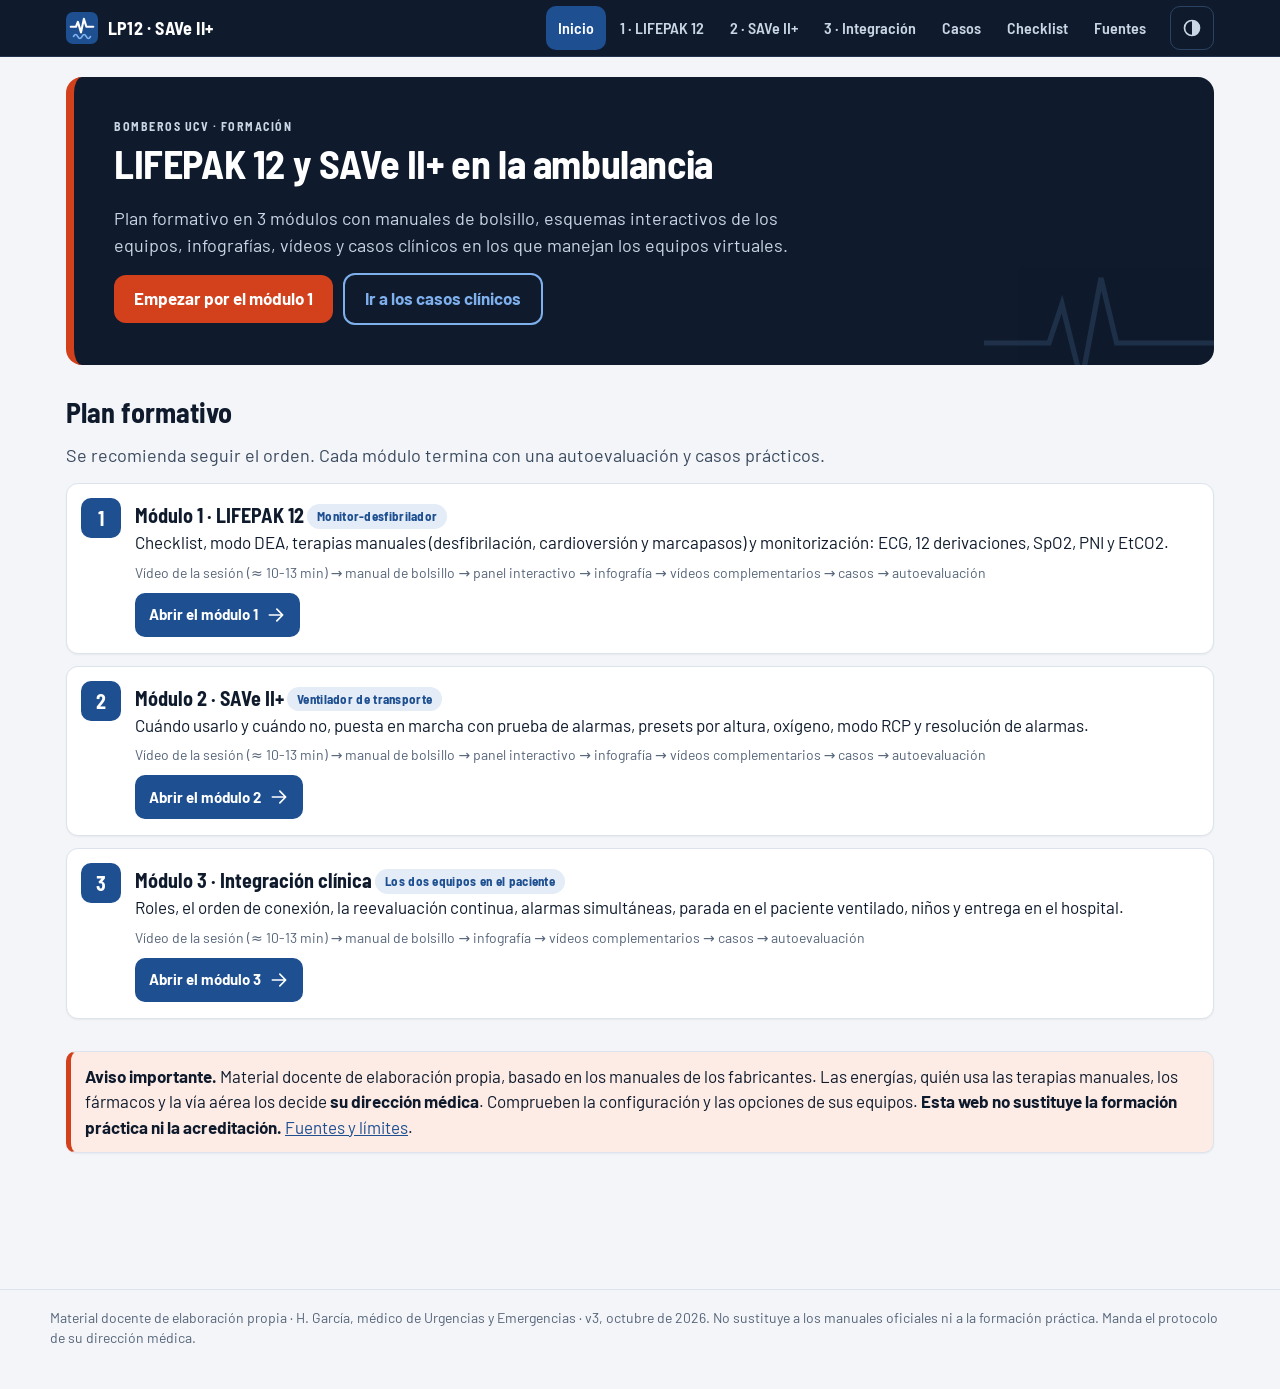
<file: index.html>
<!doctype html>
<html lang="es">
<head>
<meta charset="utf-8">
<meta name="viewport" content="width=device-width,initial-scale=1">
<title>Formación LIFEPAK 12 y SAVe II+ · Bomberos UCV</title>
<meta name="description" content="Plan formativo asíncrono para el monitor-desfibrilador LIFEPAK 12 y el ventilador SAVe II+: manuales de bolsillo, paneles interactivos, infografías y casos clínicos.">
<meta name="theme-color" content="#0F1B2D">
<link rel="manifest" href="manifest.webmanifest">
<link rel="icon" href="assets/img/icon.svg" type="image/svg+xml">
<link rel="apple-touch-icon" href="assets/img/icon-192.png">
<link rel="preload" href="assets/fonts/barlow-latin-400-normal.woff2" as="font" type="font/woff2" crossorigin>
<link rel="stylesheet" href="assets/css/app.css">
</head>
<body>
<!-- Iconos propios (SVG en línea, monolínea 24×24). Se usan con <svg class="ic" width="22" height="22"><use href="#i-nombre"/></svg> -->
<svg xmlns="http://www.w3.org/2000/svg" style="display:none" aria-hidden="true">
 <defs>
  <symbol id="i-home" viewBox="0 0 24 24"><path d="M3 11l9-8 9 8v9a1 1 0 0 1-1 1h-5v-6h-6v6H4a1 1 0 0 1-1-1z"/></symbol>
  <symbol id="i-lp12" viewBox="0 0 24 24"><path d="M2 12h4l2-5 3 10 3-8 2 3h6"/></symbol>
  <symbol id="i-save" viewBox="0 0 24 24"><path d="M3 14c3-8 6-8 9 0s6 8 9 0M3 19h18"/></symbol>
  <symbol id="i-int" viewBox="0 0 24 24"><circle cx="9" cy="12" r="6"/><circle cx="15" cy="12" r="6"/></symbol>
  <symbol id="i-casos" viewBox="0 0 24 24"><path d="M3 8h18v12H3zM9 8V5h6v3M12 11v6M9 14h6"/></symbol>
  <symbol id="i-check" viewBox="0 0 24 24"><path d="M4 4h16v16H4zM8 12l3 3 5-6"/></symbol>
  <symbol id="i-book" viewBox="0 0 24 24"><path d="M3 5h6a3 3 0 0 1 3 2 3 3 0 0 1 3-2h6v14h-6a3 3 0 0 0-3 2 3 3 0 0 0-3-2H3zM12 7v14"/></symbol>
  <symbol id="i-sun" viewBox="0 0 24 24"><circle cx="12" cy="12" r="4"/><path d="M12 2v2M12 20v2M2 12h2M20 12h2M4.9 4.9l1.4 1.4M17.7 17.7l1.4 1.4M4.9 19.1l1.4-1.4M17.7 6.3l1.4-1.4"/></symbol>
  <symbol id="i-moon" viewBox="0 0 24 24"><path d="M20 14.5A8 8 0 0 1 9.5 4a8 8 0 1 0 10.5 10.5z"/></symbol>
  <symbol id="i-auto" viewBox="0 0 24 24"><circle cx="12" cy="12" r="9"/><path d="M12 3a9 9 0 0 1 0 18z" fill="currentColor" stroke="none"/></symbol>
  <symbol id="i-camera" viewBox="0 0 24 24"><path d="M4 8h3l2-3h6l2 3h3v11H4z"/><circle cx="12" cy="13" r="3.5"/></symbol>
  <symbol id="i-video" viewBox="0 0 24 24"><path d="M3 7h12v10H3zM15 10l6-3v10l-6-3"/></symbol>
  <symbol id="i-play" viewBox="0 0 24 24"><path d="M7 4l13 8-13 8z" fill="currentColor" stroke="none"/></symbol>
  <symbol id="i-zoom" viewBox="0 0 24 24"><circle cx="10.5" cy="10.5" r="6.5"/><path d="M15.5 15.5L21 21M8 10.5h5M10.5 8v5"/></symbol>
  <symbol id="i-zoomout" viewBox="0 0 24 24"><circle cx="10.5" cy="10.5" r="6.5"/><path d="M15.5 15.5L21 21M8 10.5h5"/></symbol>
  <symbol id="i-target" viewBox="0 0 24 24"><circle cx="12" cy="12" r="9"/><circle cx="12" cy="12" r="5"/><circle cx="12" cy="12" r="1" fill="currentColor"/></symbol>
  <symbol id="i-bulb" viewBox="0 0 24 24"><path d="M9 18h6M10 21h4M8.5 14.5A6 6 0 1 1 15.5 14.5c-.7.7-1 1.5-1 2.5h-5c0-1-.3-1.8-1-2.5z"/></symbol>
  <symbol id="i-forward" viewBox="0 0 24 24"><path d="M3 5l8 7-8 7zM13 5l8 7-8 7z" fill="currentColor" stroke="none"/></symbol>
  <symbol id="i-megaphone" viewBox="0 0 24 24"><path d="M3 10v4h3l8 5V5L6 10zM17 9a4 4 0 0 1 0 6M19.5 6.5a8 8 0 0 1 0 11"/></symbol>
  <symbol id="i-tick" viewBox="0 0 24 24"><path d="M4 12.5l5 5L20 6.5"/></symbol>
  <symbol id="i-circle" viewBox="0 0 24 24"><circle cx="12" cy="12" r="7.5"/></symbol>
  <symbol id="i-print" viewBox="0 0 24 24"><path d="M7 8V3h10v5M5 8h14a2 2 0 0 1 2 2v7h-4v4H7v-4H3v-7a2 2 0 0 1 2-2zM7 14h10v7"/></symbol>
  <symbol id="i-external" viewBox="0 0 24 24"><path d="M14 4h6v6M20 4l-9 9M19 14v6H4V5h6"/></symbol>
  <symbol id="i-arrow" viewBox="0 0 24 24"><path d="M4 12h16M13 5l7 7-7 7"/></symbol>
  <symbol id="i-chevron" viewBox="0 0 24 24"><path d="M9 5l7 7-7 7"/></symbol>
  <symbol id="i-info" viewBox="0 0 24 24"><circle cx="12" cy="12" r="9"/><path d="M12 11v6M12 7.5v.5"/></symbol>
  <symbol id="i-warn" viewBox="0 0 24 24"><path d="M12 3l10 18H2zM12 10v5M12 18v.5"/></symbol>
  <symbol id="i-refresh" viewBox="0 0 24 24"><path d="M20 12a8 8 0 1 1-2.3-5.7M20 4v5h-5"/></symbol>
  <symbol id="i-list" viewBox="0 0 24 24"><path d="M8 6h13M8 12h13M8 18h13M3 6h.5M3 12h.5M3 18h.5"/></symbol>
  <symbol id="i-clock" viewBox="0 0 24 24"><circle cx="12" cy="12" r="9"/><path d="M12 7v5l3 2"/></symbol>
 </defs>
</svg>
<header class="top"><div class="in">
  <a class="brand" href="#/"><svg width="32" height="32" viewBox="0 0 512 512" aria-hidden="true"><rect width="512" height="512" rx="112" fill="#1D4F91"/><path d="M76 236h84l30-78 50 168 46-216 40 126h110" fill="none" stroke="#fff" stroke-width="34" stroke-linecap="round" stroke-linejoin="round"/><path d="M120 392q34-64 68 0t68 0 68 0 68 0" fill="none" stroke="#7FB0EE" stroke-width="26" stroke-linecap="round" stroke-linejoin="round"/></svg><span>LP12 · SAVe II+</span></a>
  <nav class="nav" aria-label="Principal">
    <a href="#/" data-r="home"><svg class="ic" width="22" height="22"><use href="#i-home"/></svg><span class="full">Inicio</span><span class="short" aria-hidden="true">Inicio</span></a>
    <a href="#/m/lp12" data-r="lp12"><svg class="ic" width="22" height="22"><use href="#i-lp12"/></svg><span class="full">1 · LIFEPAK 12</span><span class="short" aria-hidden="true">LIFEPAK</span></a>
    <a href="#/m/save" data-r="save"><svg class="ic" width="22" height="22"><use href="#i-save"/></svg><span class="full">2 · SAVe II+</span><span class="short" aria-hidden="true">SAVe</span></a>
    <a href="#/m/int" data-r="int"><svg class="ic" width="22" height="22"><use href="#i-int"/></svg><span class="full">3 · Integración</span><span class="short" aria-hidden="true">Integración</span></a>
    <a href="#/casos" data-r="casos"><svg class="ic" width="22" height="22"><use href="#i-casos"/></svg><span class="full">Casos</span><span class="short" aria-hidden="true">Casos</span></a>
    <a href="#/checklist" data-r="checklist"><svg class="ic" width="22" height="22"><use href="#i-check"/></svg><span class="full">Checklist</span><span class="short" aria-hidden="true">Checklist</span></a>
    <a href="#/acerca" data-r="acerca"><svg class="ic" width="22" height="22"><use href="#i-book"/></svg><span class="full">Fuentes</span><span class="short" aria-hidden="true">Fuentes</span></a>
  </nav>
  <button class="theme" id="themeBtn" type="button" aria-label="Cambiar tema"><svg class="ic" width="22" height="22"><use href="#i-auto"/></svg></button>
</div></header>
<main id="app" tabindex="-1"><noscript>Esta web necesita JavaScript.</noscript></main>
<footer><div class="in">Material docente de elaboración propia · H. García, médico de Urgencias y Emergencias · v3, octubre de 2026. No sustituye a los manuales oficiales ni a la formación práctica. Manda el protocolo de su dirección médica.</div></footer>
<div class="offline" id="offline">Sin conexión: están viendo la copia guardada</div>
<script src="assets/js/content.js"></script>
<script src="assets/js/panel.js"></script>
<script src="assets/js/cases.js"></script>
<script src="assets/js/sim.js"></script>
<script src="assets/js/app.js"></script>
</body>
</html>
</file>
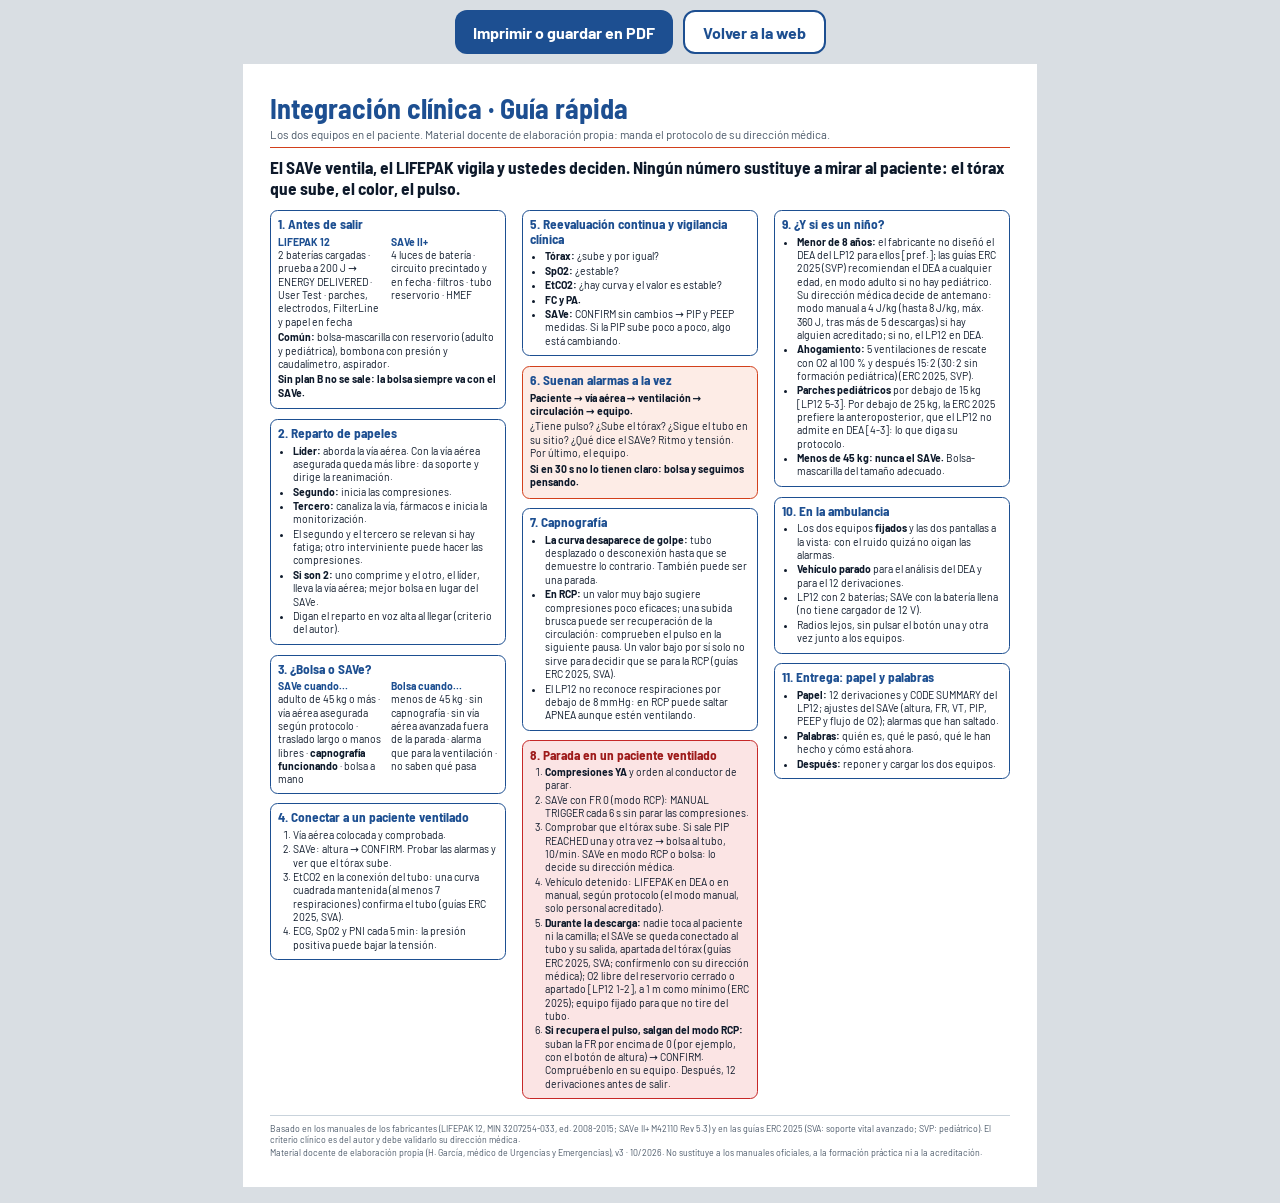
<file: assets/docs/infografia-int.html>
<!doctype html>
<html lang="es">
<head>
<meta charset="utf-8">
<meta name="viewport" content="width=device-width,initial-scale=1">
<title>Integración clínica · Guía rápida</title>
<link rel="stylesheet" href="../css/infografia.css">
<style>
.cols{flex:1;column-count:3;column-gap:4mm;min-height:0}
.bx{break-inside:avoid;border:.35mm solid var(--teal);border-radius:2mm;padding:1.6mm 2mm;margin:0 0 2.6mm;font-size:7.8pt;line-height:1.28}
.bx h2{font:700 10pt/1.1 'Barlow Semi Condensed',Barlow,sans-serif;color:var(--teal);margin:0 0 1mm}
.bx ul,.bx ol{margin:0;padding-left:4mm}.bx li{margin:.3mm 0}
.bx p{margin:.6mm 0}
.bx.red{border-color:#C62828;background:#FBE4E4}.bx.red h2{color:#9E1B1B}
.bx.key{border-color:#D2401C;background:#FDECE6}
.lema{font:700 13pt/1.2 'Barlow Semi Condensed',Barlow,sans-serif;color:var(--ink);margin:0 0 3mm}
.src{color:var(--muted);font-size:6.4pt}
.two{display:grid;grid-template-columns:1fr 1fr;gap:1.5mm}
.two b{display:block;color:var(--teal)}
</style>
</head>
<body>
<div class="bar"><button type="button" id="print">Imprimir o guardar en PDF</button><a href="../../index.html#/m/int/infografia">Volver a la web</a></div>
<div class="wrap" id="wrap"><div class="page" id="page">
<header><h1>Integración clínica · Guía rápida</h1>
<p>Los dos equipos en el paciente. Material docente de elaboración propia: manda el protocolo de su dirección médica.</p></header>
<p class="lema">El SAVe ventila, el LIFEPAK vigila y ustedes deciden. Ningún número sustituye a mirar al paciente: el tórax que sube, el color, el pulso.</p>
<div class="cols">

<div class="bx"><h2>1. Antes de salir</h2>
<div class="two"><div><b>LIFEPAK 12</b>2 baterías cargadas · prueba a 200 J → ENERGY DELIVERED · User Test · parches, electrodos, FilterLine y papel en fecha</div>
<div><b>SAVe II+</b>4 luces de batería · circuito precintado y en fecha · filtros · tubo reservorio · HMEF</div></div>
<p><b>Común:</b> bolsa-mascarilla con reservorio (adulto y pediátrica), bombona con presión y caudalímetro, aspirador.</p>
<p><b>Sin plan B no se sale: la bolsa siempre va con el SAVe.</b></p></div>

<div class="bx"><h2>2. Reparto de papeles</h2><ul>
<li><b>Líder:</b> aborda la vía aérea. Con la vía aérea asegurada queda más libre: da soporte y dirige la reanimación.</li>
<li><b>Segundo:</b> inicia las compresiones.</li>
<li><b>Tercero:</b> canaliza la vía, fármacos e inicia la monitorización.</li>
<li>El segundo y el tercero se relevan si hay fatiga; otro interviniente puede hacer las compresiones.</li>
<li><b>Si son 2:</b> uno comprime y el otro, el líder, lleva la vía aérea; mejor bolsa en lugar del SAVe.</li>
<li>Digan el reparto en voz alta al llegar (criterio del autor).</li></ul></div>

<div class="bx"><h2>3. ¿Bolsa o SAVe?</h2>
<div class="two"><div><b>SAVe cuando…</b>adulto de 45 kg o más · vía aérea asegurada según protocolo · traslado largo o manos libres · <b style="display:inline;color:inherit">capnografía funcionando</b> · bolsa a mano</div>
<div><b>Bolsa cuando…</b>menos de 45 kg · sin capnografía · sin vía aérea avanzada fuera de la parada · alarma que para la ventilación · no saben qué pasa</div></div></div>

<div class="bx"><h2>4. Conectar a un paciente ventilado</h2><ol>
<li>Vía aérea colocada y comprobada.</li>
<li>SAVe: altura → CONFIRM. Probar las alarmas y ver que el tórax sube.</li>
<li>EtCO2 en la conexión del tubo: una curva cuadrada mantenida (al menos 7 respiraciones) confirma el tubo (guías ERC 2025, SVA).</li>
<li>ECG, SpO2 y PNI cada 5 min: la presión positiva puede bajar la tensión.</li></ol></div>

<div class="bx"><h2>5. Reevaluación continua y vigilancia clínica</h2><ul>
<li><b>Tórax:</b> ¿sube y por igual?</li><li><b>SpO2:</b> ¿estable?</li><li><b>EtCO2:</b> ¿hay curva y el valor es estable?</li><li><b>FC y PA.</b></li>
<li><b>SAVe:</b> CONFIRM sin cambios → PIP y PEEP medidas. Si la PIP sube poco a poco, algo está cambiando.</li></ul></div>

<div class="bx key"><h2>6. Suenan alarmas a la vez</h2>
<p><b>Paciente → vía aérea → ventilación → circulación → equipo.</b></p>
<p>¿Tiene pulso? ¿Sube el tórax? ¿Sigue el tubo en su sitio? ¿Qué dice el SAVe? Ritmo y tensión. Por último, el equipo.</p>
<p><b>Si en 30 s no lo tienen claro: bolsa y seguimos pensando.</b></p></div>

<div class="bx"><h2>7. Capnografía</h2><ul>
<li><b>La curva desaparece de golpe:</b> tubo desplazado o desconexión hasta que se demuestre lo contrario. También puede ser una parada.</li>
<li><b>En RCP:</b> un valor muy bajo sugiere compresiones poco eficaces; una subida brusca puede ser recuperación de la circulación: comprueben el pulso en la siguiente pausa. Un valor bajo por sí solo no sirve para decidir que se para la RCP (guías ERC 2025, SVA).</li>
<li>El LP12 no reconoce respiraciones por debajo de 8 mmHg: en RCP puede saltar APNEA aunque estén ventilando.</li></ul></div>

<div class="bx red"><h2>8. Parada en un paciente ventilado</h2><ol>
<li><b>Compresiones YA</b> y orden al conductor de parar.</li>
<li>SAVe con FR 0 (modo RCP): MANUAL TRIGGER cada 6 s sin parar las compresiones.</li>
<li>Comprobar que el tórax sube. Si sale PIP REACHED una y otra vez → bolsa al tubo, 10/min. SAVe en modo RCP o bolsa: lo decide su dirección médica.</li>
<li>Vehículo detenido: LIFEPAK en DEA o en manual, según protocolo (el modo manual, solo personal acreditado).</li>
<li><b>Durante la descarga:</b> nadie toca al paciente ni la camilla; el SAVe se queda conectado al tubo y su salida, apartada del tórax (guías ERC 2025, SVA; confírmenlo con su dirección médica); O2 libre del reservorio cerrado o apartado [LP12 1-2], a 1 m como mínimo (ERC 2025); equipo fijado para que no tire del tubo.</li>
<li><b>Si recupera el pulso, salgan del modo RCP:</b> suban la FR por encima de 0 (por ejemplo, con el botón de altura) → CONFIRM. Compruébenlo en su equipo. Después, 12 derivaciones antes de salir.</li></ol></div>

<div class="bx"><h2>9. ¿Y si es un niño?</h2><ul>
<li><b>Menor de 8 años:</b> el fabricante no diseñó el DEA del LP12 para ellos [pref.]; las guías ERC 2025 (SVP) recomiendan el DEA a cualquier edad, en modo adulto si no hay pediátrico. Su dirección médica decide de antemano: modo manual a 4 J/kg (hasta 8 J/kg, máx. 360 J, tras más de 5 descargas) si hay alguien acreditado; si no, el LP12 en DEA.</li>
<li><b>Ahogamiento:</b> 5 ventilaciones de rescate con O2 al 100 % y después 15:2 (30:2 sin formación pediátrica) (ERC 2025, SVP).</li>
<li><b>Parches pediátricos</b> por debajo de 15 kg [LP12 5-3]. Por debajo de 25 kg, la ERC 2025 prefiere la anteroposterior, que el LP12 no admite en DEA [4-3]: lo que diga su protocolo.</li>
<li><b>Menos de 45 kg: nunca el SAVe.</b> Bolsa-mascarilla del tamaño adecuado.</li></ul></div>

<div class="bx"><h2>10. En la ambulancia</h2><ul>
<li>Los dos equipos <b>fijados</b> y las dos pantallas a la vista: con el ruido quizá no oigan las alarmas.</li>
<li><b>Vehículo parado</b> para el análisis del DEA y para el 12 derivaciones.</li>
<li>LP12 con 2 baterías; SAVe con la batería llena (no tiene cargador de 12 V).</li>
<li>Radios lejos, sin pulsar el botón una y otra vez junto a los equipos.</li></ul></div>

<div class="bx"><h2>11. Entrega: papel y palabras</h2><ul>
<li><b>Papel:</b> 12 derivaciones y CODE SUMMARY del LP12; ajustes del SAVe (altura, FR, VT, PIP, PEEP y flujo de O2); alarmas que han saltado.</li>
<li><b>Palabras:</b> quién es, qué le pasó, qué le han hecho y cómo está ahora.</li>
<li><b>Después:</b> reponer y cargar los dos equipos.</li></ul></div>

</div>
<footer><p>Basado en los manuales de los fabricantes (LIFEPAK 12, MIN 3207254-033, ed. 2008-2015; SAVe II+ M42110 Rev 5.3) y en las guías ERC 2025 (SVA: soporte vital avanzado; SVP: pediátrico). El criterio clínico es del autor y debe validarlo su dirección médica.</p>
<p>Material docente de elaboración propia (H. García, médico de Urgencias y Emergencias), v3 · 10/2026. No sustituye a los manuales oficiales, a la formación práctica ni a la acreditación.</p></footer>
</div></div>
<script src="../js/content.js"></script>
<script src="../js/panel.js"></script>
<script src="../js/infografia.js"></script>
<script>INFOG_SETUP(document.getElementById('page'));</script>
</body>
</html>
</file>
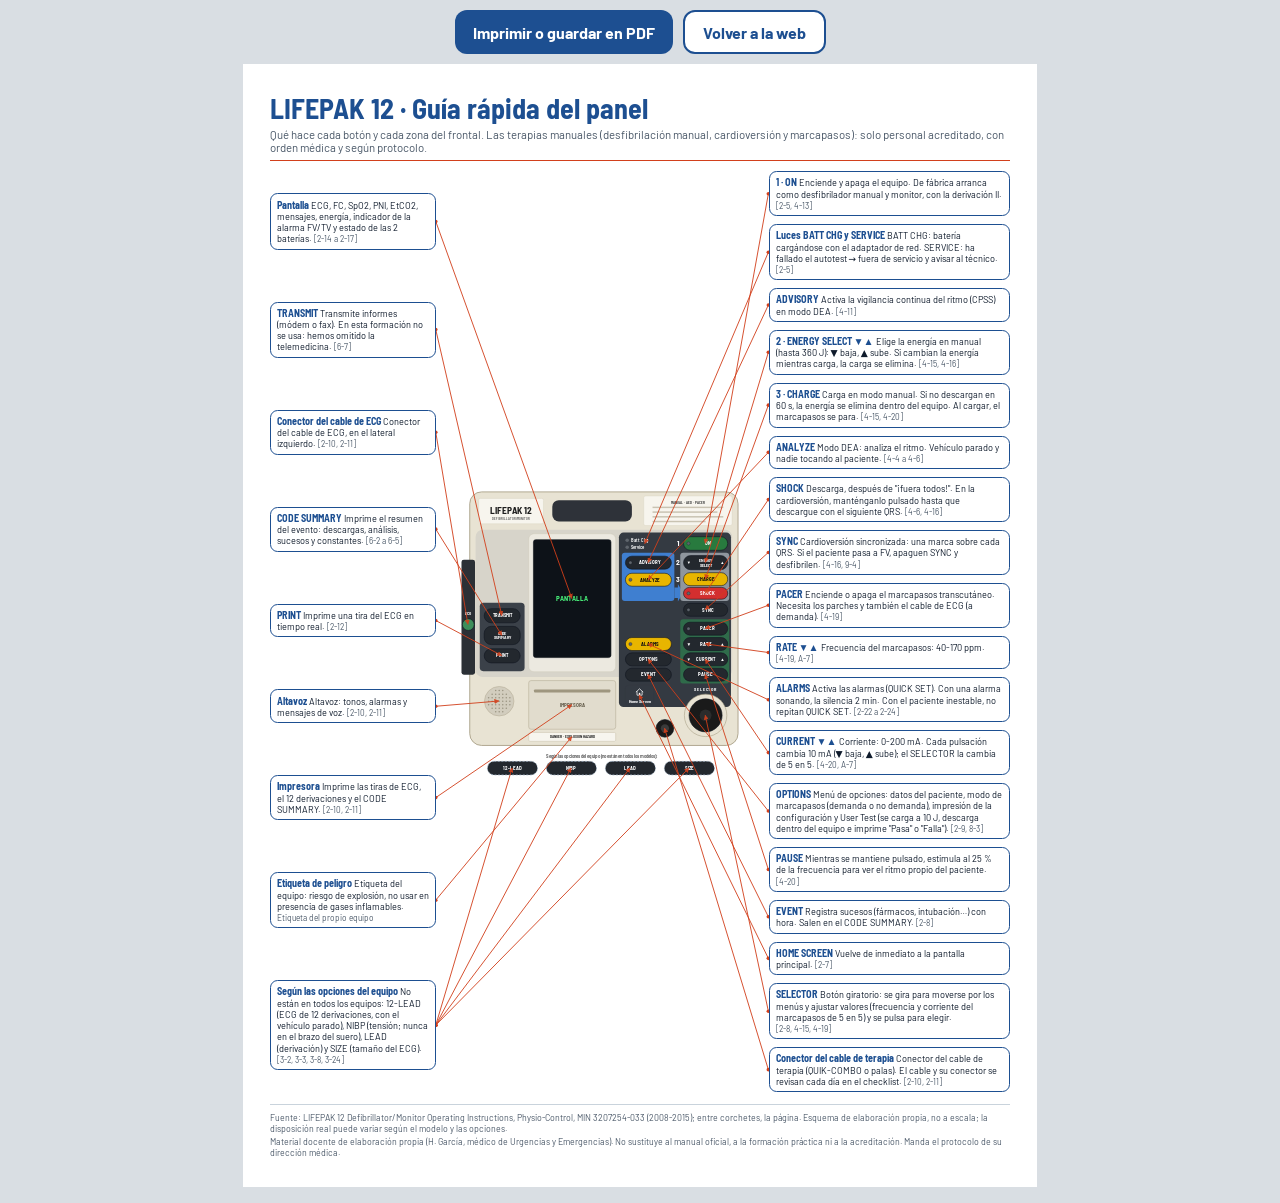
<file: assets/docs/infografia-lp12.html>
<!doctype html>
<html lang="es">
<head>
<meta charset="utf-8">
<meta name="viewport" content="width=device-width,initial-scale=1">
<title>LIFEPAK 12 · Guía rápida del panel</title>
<link rel="stylesheet" href="../css/infografia.css">
</head>
<body>
<div class="bar"><button type="button" id="print">Imprimir o guardar en PDF</button><a href="../../index.html#/m/lp12/infografia">Volver a la web</a></div>
<div class="wrap" id="wrap"><div class="page" id="page"></div></div>
<script src="../js/content.js"></script>
<script src="../js/panel.js"></script>
<script src="../js/infografia.js"></script>
<script>INFOG('lp12');</script>
</body>
</html>
</file>
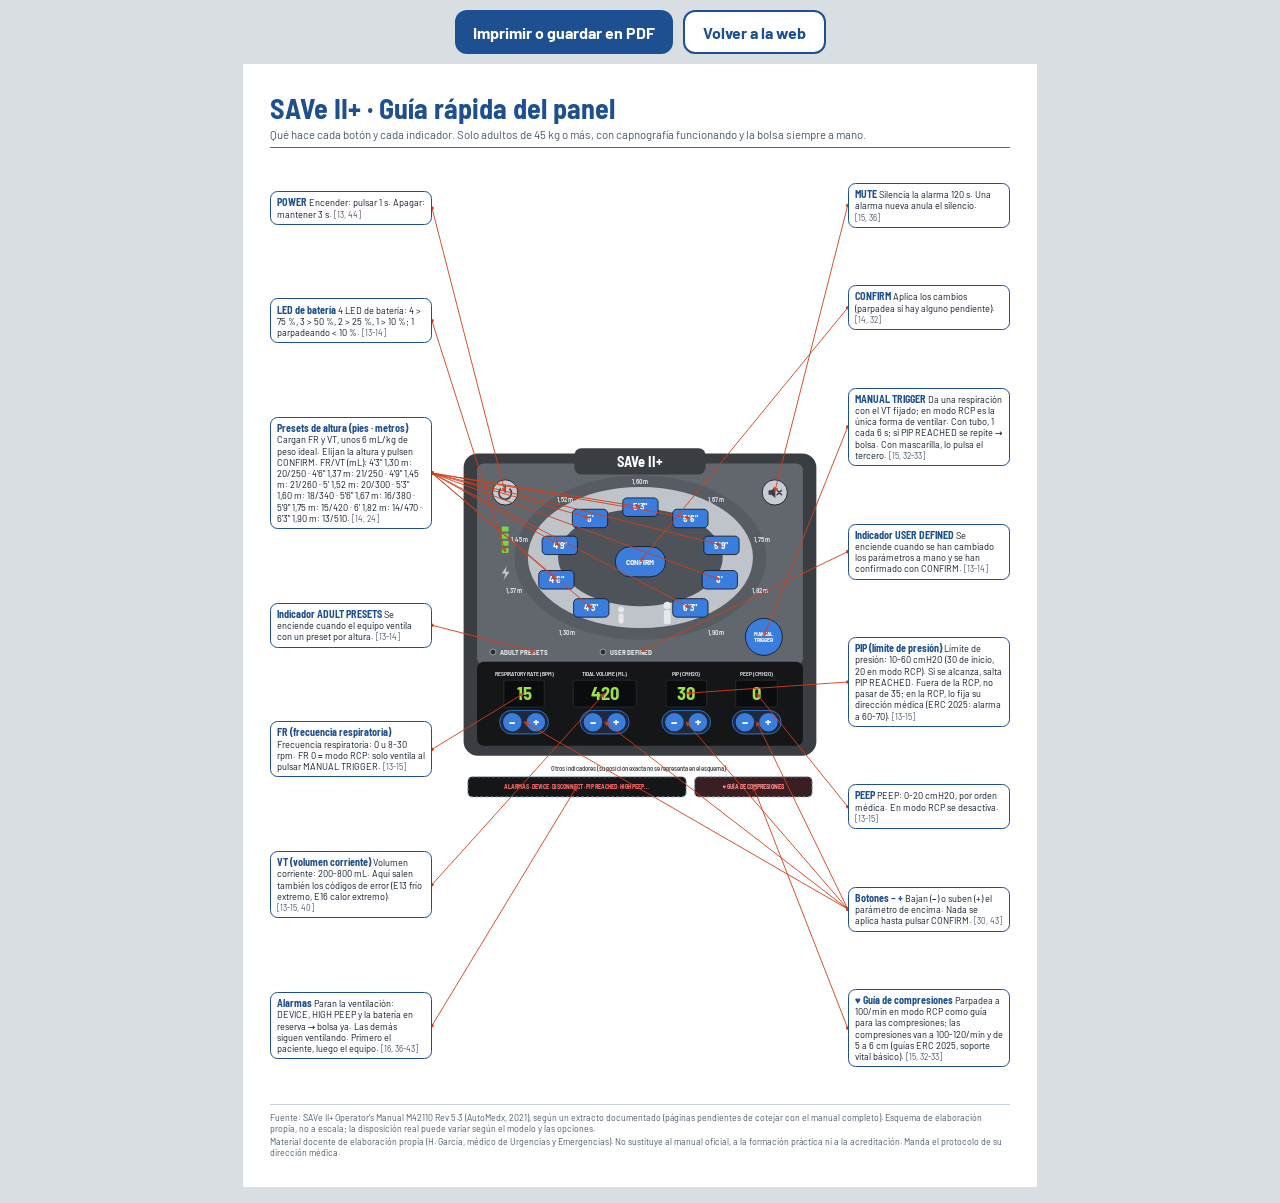
<file: assets/docs/infografia-save.html>
<!doctype html>
<html lang="es">
<head>
<meta charset="utf-8">
<meta name="viewport" content="width=device-width,initial-scale=1">
<title>SAVe II+ · Guía rápida del panel</title>
<link rel="stylesheet" href="../css/infografia.css">
</head>
<body>
<div class="bar"><button type="button" id="print">Imprimir o guardar en PDF</button><a href="../../index.html#/m/save/infografia">Volver a la web</a></div>
<div class="wrap" id="wrap"><div class="page" id="page"></div></div>
<script src="../js/content.js"></script>
<script src="../js/panel.js"></script>
<script src="../js/infografia.js"></script>
<script>INFOG('save');</script>
</body>
</html>
</file>
<file: assets/css/app.css>
@font-face{font-family:Barlow;font-weight:400;font-display:swap;src:url(../fonts/barlow-latin-400-normal.woff2) format('woff2')}
@font-face{font-family:Barlow;font-weight:400;font-style:italic;font-display:swap;src:url(../fonts/barlow-latin-400-italic.woff2) format('woff2')}
@font-face{font-family:Barlow;font-weight:600;font-display:swap;src:url(../fonts/barlow-latin-600-normal.woff2) format('woff2')}
@font-face{font-family:Barlow;font-weight:700;font-display:swap;src:url(../fonts/barlow-latin-700-normal.woff2) format('woff2')}
@font-face{font-family:'Barlow Semi Condensed';font-weight:600;font-display:swap;src:url(../fonts/barlow-semi-condensed-latin-600-normal.woff2) format('woff2')}
@font-face{font-family:'Barlow Semi Condensed';font-weight:700;font-display:swap;src:url(../fonts/barlow-semi-condensed-latin-700-normal.woff2) format('woff2')}

:root{
  /* Paleta B (azul marino, rojo y reflectante), elegida por el autor el 02-10-2026. --teal = color primario; --orange = acento.
     Contraste WCAG AA comprobado en claro y en oscuro (texto sobre el primario: --on-teal). */
  --navy:#0F1B2D; --card-dk:#1A2B45; --bg:#F3F5F8; --surface:#FFFFFF; --ink:#0F1B2D; --ink2:#3B4A5E; --muted:#566579;
  --line:#DCE3EC; --teal:#1D4F91; --teal-d:#174078; --on-teal:#FFFFFF; --teal-l:#7FB0EE; --teal-bg:#E4ECF7; --orange:#D2401C; --on-orange:#FFFFFF; --orange-d:#9E2F12; --orange-bg:#FDECE6;
  --red:#C62828; --red-bg:#FBE4E4; --green:#256B2A; --green-bg:#E3F2E5;
  --radius:12px; --shadow:0 1px 2px rgba(14,26,43,.05); --nav-h:0px; --zebra:#F8FAFC; --goal:#0F1B2D;
  --head:'Barlow Semi Condensed',Barlow,system-ui,sans-serif;
}
@media (prefers-color-scheme:dark){:root:not([data-theme="light"]){
  --bg:#0B1320; --surface:#14203A; --ink:#E8EEF6; --ink2:#C2CDDC; --muted:#93A3B8; --line:#22324F;
  --teal:#7FB0EE; --teal-d:#9CC3F3; --on-teal:#0B1320; --teal-bg:#16294A; --red:#FF8A80; --orange:#FF7A4D; --on-orange:#0B1320; --orange-bg:#3A1E14; --orange-d:#FF9A75; --red-bg:#3B1517; --green:#7BD98A; --green-bg:#16301B; --shadow:none; --zebra:#172542; --goal:#1E3A66}}
:root[data-theme="dark"]{--bg:#0B1320; --surface:#14203A; --ink:#E8EEF6; --ink2:#C2CDDC; --muted:#93A3B8; --line:#22324F;
  --teal:#7FB0EE; --teal-d:#9CC3F3; --on-teal:#0B1320; --teal-bg:#16294A; --red:#FF8A80; --orange:#FF7A4D; --on-orange:#0B1320; --orange-bg:#3A1E14; --orange-d:#FF9A75; --red-bg:#3B1517; --green:#7BD98A; --green-bg:#16301B; --shadow:none; --zebra:#172542; --goal:#1E3A66}

*{box-sizing:border-box}
html{-webkit-text-size-adjust:100%}
body{margin:0;background:var(--bg);color:var(--ink);font:400 17px/1.5 Barlow,system-ui,-apple-system,Segoe UI,Roboto,sans-serif}
img{max-width:100%;height:auto}
a{color:var(--teal)}
h1,h2,h3,h4{font-family:var(--head);line-height:1.1;margin:0 0 .5em}
h1{font-size:clamp(28px,5vw,40px);letter-spacing:-.01em} h2{font-size:clamp(22px,4vw,28px)} h3{font-size:20px} h4{font-size:17px}
p{margin:0 0 .8em}
small,.muted{color:var(--muted)}
button{font:inherit;cursor:pointer}
:focus-visible{outline:3px solid var(--orange);outline-offset:2px}
.ic{width:1.25em;height:1.25em;fill:none;stroke:currentColor;stroke-width:2;stroke-linecap:round;stroke-linejoin:round;flex:none;vertical-align:-.3em}
@media (prefers-reduced-motion:reduce){*,*::before,*::after{animation-duration:.001ms!important;animation-iteration-count:1!important;transition-duration:.001ms!important;scroll-behavior:auto!important}}

/* Barra superior; en el celular la navegación pasa a una barra inferior fija con iconos */
.top{position:sticky;top:0;z-index:20;background:var(--navy);color:#F3F5F4;border-bottom:1px solid #22324F}
.top{padding-top:env(safe-area-inset-top)}
.top .in{max-width:1180px;margin:0 auto;display:flex;align-items:center;gap:12px;padding:6px max(16px,env(safe-area-inset-right)) 6px max(16px,env(safe-area-inset-left));min-height:56px}
.brand{display:flex;align-items:center;gap:10px;color:#fff;text-decoration:none;font-family:var(--head);font-weight:700;font-size:18px;letter-spacing:.2px;white-space:nowrap;min-height:44px}
.brand svg{flex:none}
.nav{display:flex;gap:2px;margin-left:auto}
.nav a{display:flex;align-items:center;gap:6px;color:#C9D6E3;text-decoration:none;padding:10px 12px;min-height:44px;border-radius:10px;font-family:var(--head);font-weight:600;font-size:16px;white-space:nowrap;transition:background .15s,color .15s}
.nav a:hover{background:var(--card-dk);color:#fff}
.nav a.on{background:var(--teal);color:var(--on-teal)}
.nav .ic{display:none;width:22px;height:22px}
.nav .short{display:none}
.theme{background:none;border:1px solid #2B4363;color:#C9D6E3;border-radius:10px;min-width:44px;min-height:44px;display:grid;place-items:center;padding:0;flex:none;transition:background .15s}
.theme:hover{background:var(--card-dk)}.theme .ic{width:20px;height:20px}
.only-narrow{display:none}
@media (max-width:760px){
  :root{--nav-h:calc(64px + env(safe-area-inset-bottom))}
  .only-narrow{display:block}
  .top{position:static}
  .top .in{justify-content:space-between}
  .nav{position:fixed;left:0;right:0;bottom:0;z-index:30;margin:0;gap:0;background:var(--navy);border-top:1px solid #22324F;padding:5px 4px calc(5px + env(safe-area-inset-bottom));justify-content:space-around}
  .nav a{flex:1;min-width:0;flex-direction:column;justify-content:center;gap:3px;padding:5px 0;min-height:54px;font-size:10.5px;letter-spacing:0;border-radius:9px;overflow:hidden}
  .nav .ic{display:block}.nav .full{display:none}.nav .short{display:block;max-width:100%;overflow:hidden;text-overflow:ellipsis}
  main{padding-bottom:calc(24px + var(--nav-h))}
  footer{padding-bottom:calc(20px + var(--nav-h))}
  .offline{bottom:calc(12px + var(--nav-h))}
}

main{max-width:1180px;margin:0 auto;padding:20px 16px 64px}
.mt{margin-top:16px}.mt-s{margin-top:8px}.mb{margin-bottom:16px}.mb-s{margin-bottom:8px}
.row.end{justify-content:flex-end}.row.between{justify-content:space-between}
.crumbs{display:flex;flex-wrap:wrap;justify-content:space-between;align-items:center;gap:2px 12px;font-size:14px;color:var(--muted);margin-bottom:8px}
.crumbs a{color:var(--muted);display:inline-flex;align-items:center;min-height:44px;min-width:44px}
.crumbs .cklink{gap:6px;font-weight:600;text-decoration:none;color:var(--teal)}

/* Portada */
.hero{background:var(--navy);color:#F3F5F4;border-radius:16px;border-left:8px solid var(--orange);padding:clamp(20px,4vw,40px);position:relative;overflow:hidden;margin-bottom:24px}
.hero h1{color:#fff;max-width:760px}
.hero p{color:#C9D6E3;max-width:680px;font-size:18px}
.hero .kick{color:#C9D6E3;font-family:var(--head);font-weight:700;letter-spacing:1.5px;text-transform:uppercase;font-size:12px;margin-bottom:6px}
.hero svg.deco{color:var(--teal-l);position:absolute;right:-30px;bottom:-30px;opacity:.14;width:260px}
.hero .row{position:relative}
.btn{display:inline-flex;align-items:center;justify-content:center;gap:8px;border:0;border-radius:12px;padding:11px 20px;min-height:46px;font-weight:700;text-decoration:none;background:var(--teal);color:var(--on-teal);transition:background .15s,color .15s,transform .1s}
.btn:hover{background:var(--teal-d,#174078)}.btn:active{transform:translateY(1px)}
.btn.alt{background:transparent;border:2px solid var(--teal);color:var(--teal)}
.btn.alt:hover{background:var(--teal-bg)}
.hero .btn.alt{border-color:var(--teal-l);color:var(--teal-l)}.hero .btn.alt:hover{background:rgba(127,176,238,.12)}
.btn.orange{background:var(--orange);color:var(--on-orange)}.btn.orange:hover{background:var(--orange-d)}
.btn.sm{padding:8px 14px;min-height:44px;font-size:15px;border-radius:10px}
.btn .ic{width:20px;height:20px}
@media (max-width:700px){.hero .row{display:grid;gap:10px}.hero .btn{width:100%}}
.row{display:flex;gap:10px;flex-wrap:wrap;align-items:center}

/* Tarjetas y rejillas */
.grid{display:grid;gap:16px}
.g2{grid-template-columns:repeat(auto-fit,minmax(min(100%,340px),1fr))}
.g3{grid-template-columns:repeat(auto-fit,minmax(min(100%,260px),1fr))}
.g4{grid-template-columns:repeat(auto-fit,minmax(min(100%,200px),1fr))}
.card{background:var(--surface);border:1px solid var(--line);border-radius:var(--radius);padding:18px;box-shadow:var(--shadow)}
.card>:last-child{margin-bottom:0}
.card h3{margin-bottom:6px}
a.card{display:block;text-decoration:none;color:inherit;transition:border-color .15s,box-shadow .15s}
a.card:hover{border-color:var(--teal);box-shadow:0 2px 10px rgba(14,26,43,.1)}
.mod-n{font-family:var(--head);font-weight:700;font-size:14px;color:var(--teal);letter-spacing:1px;text-transform:uppercase}
.pill{display:inline-block;font-family:var(--head);font-size:13px;font-weight:700;letter-spacing:.3px;border-radius:999px;padding:4px 10px;background:var(--teal-bg);color:var(--teal);line-height:1.3}
.pill.o{background:var(--orange-bg);color:var(--orange-d)}
.pill.r{background:var(--red-bg);color:var(--red)}
.section{margin:32px 0}
.section>h2{display:flex;align-items:center;gap:10px}
.lead{font-size:18px;color:var(--ink2)}

/* Tarjetas de caso: filete lateral con el color del equipo */
.case{position:relative;overflow:hidden;padding-left:23px;display:flex;flex-direction:column;gap:10px}
.case::before{content:'';position:absolute;left:0;top:0;bottom:0;width:5px;background:var(--teal)}
.case[data-mod=save]::before{background:var(--orange)}
.case[data-mod=int]::before{background:linear-gradient(var(--teal) 50%,var(--orange) 50%)}
.case h3{margin:2px 0 0;font-size:21px}.case p{margin:0}
.case .meta{display:inline-flex;align-items:center;gap:5px}.case .meta .ic{width:15px;height:15px}
.case>small:last-child{margin-top:auto;padding-top:4px}

/* Plan formativo */
.plan{counter-reset:p;list-style:none;padding:0;margin:0;display:grid;gap:12px}
.plan li{counter-increment:p;position:relative;padding:16px 16px 16px 68px;background:var(--surface);border:1px solid var(--line);border-radius:var(--radius);box-shadow:var(--shadow)}
.plan li::before{content:counter(p);position:absolute;left:14px;top:14px;width:40px;height:40px;border-radius:10px;background:var(--teal);color:var(--on-teal);display:grid;place-items:center;font-family:var(--head);font-weight:700;font-size:20px}
.plan li b{font-family:var(--head);font-size:20px}
.plan li .seq{display:block;margin:6px 0 10px;font-size:14px;color:var(--muted)}
.plan li .pill{vertical-align:2px}

/* Pestañas de módulo: chips de 44 px, desplazables en el celular */
.tabs{display:flex;gap:8px;overflow-x:auto;margin:10px -16px 18px;padding:2px 16px 8px;scrollbar-width:none;scroll-padding:0 16px}
.tabs::-webkit-scrollbar{display:none}
.tabs button{background:var(--surface);border:1.5px solid var(--line);border-radius:999px;padding:9px 16px;min-height:44px;font-family:var(--head);font-weight:700;font-size:16px;color:var(--ink2);white-space:nowrap;flex:none;transition:background .15s,color .15s,border-color .15s}
.tabs button:hover{border-color:var(--teal)}
.tabs button.on{background:var(--teal);color:var(--on-teal);border-color:var(--teal)}
@media (min-width:761px){.tabs{flex-wrap:wrap;overflow:visible;margin:10px 0 20px;padding:2px 0 0}}
.next{display:flex;justify-content:flex-end;margin:24px 0 4px}
.next .btn{max-width:100%;white-space:normal;text-align:center;min-height:48px}
@media (max-width:700px){.next .btn,.stackbtns .btn{width:100%}}
.pcard{padding:10px}

/* Manual */
.manual h2{margin-top:32px;padding-top:14px;border-top:1px solid var(--line);scroll-margin-top:72px}
@media (max-width:760px){.manual h2{scroll-margin-top:12px}}
.manual h2:first-child{border:0;margin-top:0}
.manual table{width:100%;border-collapse:collapse;margin:8px 0 16px;font-size:16px;background:var(--surface);border:1px solid var(--line);border-radius:10px;overflow:hidden;border-style:hidden;box-shadow:0 0 0 1px var(--line)}
.manual th,.manual td{border-bottom:1px solid var(--line);padding:9px 12px;text-align:left;vertical-align:top}
.manual tr:last-child td{border-bottom:0}
.manual th{background:var(--teal-bg);color:var(--teal);font-family:var(--head);font-size:15px;letter-spacing:.2px}
.manual tr:nth-child(odd) td{background:var(--zebra)}
.manual td:first-child{font-weight:600}
.tbl{overflow-x:auto;border-radius:10px}
.manual ol,.manual ul{padding-left:22px;margin:0 0 12px}
.manual li{margin:4px 0}
.manual td ul,.manual td ol{margin:0;padding-left:18px}
.src{font-size:13px;color:var(--muted)}
.key{background:var(--orange-bg);border-left:5px solid var(--orange);border-radius:10px;padding:12px 14px;margin:14px 0}
.key.red{background:var(--red-bg);border-color:var(--red)}
.key.teal{background:var(--teal-bg);border-color:var(--teal)}
kbd{font-family:var(--head);font-weight:700;font-size:.9em;background:var(--navy);color:#fff;border-radius:6px;padding:1px 7px;white-space:nowrap}
.msg{font-family:ui-monospace,Menlo,Consolas,monospace;font-size:.88em;background:var(--navy);color:#7CF3A0;border-radius:5px;padding:1px 6px;white-space:nowrap}
.fig{margin:14px auto 18px;max-width:420px;text-align:center}
.fig svg{width:100%;height:auto;display:block}
.fig figcaption{font-size:14px;color:var(--muted);margin-top:6px}
.fig .sk{fill:var(--teal-bg);stroke:var(--ink2);stroke-width:2}
.fig .ln{fill:none;stroke:var(--ink2);stroke-width:1.5}
.fig .gd{fill:none;stroke:var(--muted);stroke-width:1.2;stroke-dasharray:4 4}
.fig .lm{fill:none;stroke:var(--ink2);stroke-width:26;stroke-linecap:round}
.fig .lmi{fill:none;stroke:var(--teal-bg);stroke-width:22;stroke-linecap:round}
.fig .pad{fill:var(--surface);stroke:var(--red);stroke-width:3}
.fig .el{stroke:var(--ink);stroke-width:1.5}
.fig text{fill:var(--ink);font-family:var(--head);font-weight:700;font-size:14px}
.fig text.sm{font-size:12px;font-weight:600;fill:var(--ink2)}
.fig text.pd{fill:var(--red);font-size:16px}
.dot{display:inline-block;width:12px;height:12px;border-radius:50%;border:1.5px solid var(--ink);vertical-align:-1px;margin-right:5px}
.manual h3{margin-top:22px}
.card.manual>h3:first-child{margin-top:0}
.card.manual li{margin:6px 0}
.cl{white-space:nowrap}
.photo{display:flex;align-items:center;justify-content:center;gap:10px;border:1.5px dashed var(--muted);border-radius:12px;padding:14px;color:var(--muted);font-size:14px;line-height:1.35;margin:12px 0;background:var(--surface)}
.photo .ic{width:24px;height:24px}
.photo b{color:var(--ink2)}
.toc{display:flex;flex-wrap:wrap;gap:8px;margin:10px 0 16px}
.toc a{display:inline-flex;align-items:center;min-height:44px;font-size:15px;font-weight:600;text-decoration:none;border-radius:999px;padding:6px 14px;color:var(--teal);background:var(--teal-bg);transition:background .15s,color .15s}
.toc a:hover{background:var(--teal);color:var(--on-teal)}
p.pill{display:block;width:fit-content;max-width:100%;font-family:Barlow,system-ui,sans-serif;font-size:14px;letter-spacing:0;text-transform:none;border-radius:10px;padding:8px 12px;line-height:1.35}

/* Panel interactivo */
.panelwrap{display:grid;grid-template-columns:minmax(0,1.6fr) minmax(0,1fr);gap:16px;align-items:start}
@media (max-width:860px){.panelwrap{grid-template-columns:1fr}}
.panelsvg{width:100%;height:auto;display:block;background:transparent}
.panelsvg .hot{cursor:pointer}
.a4{position:relative;width:100%;aspect-ratio:210/297;overflow:hidden;border-radius:6px;background:#fff}
.a4 iframe{position:absolute;top:0;left:0;width:794px;height:1123px;border:0;transform-origin:0 0}
.panelsvg{color:var(--muted);text-rendering:geometricPrecision}
.panelsvg .hs{transition:stroke .12s,stroke-width .12s}
.panelsvg .hot:active .hs{stroke:var(--orange);stroke-width:5}
.pscroll{border-radius:8px}
.panelsvg .hot:hover .hs,.panelsvg .hot.sel .hs,.panelsvg .hot:focus-visible .hs{stroke:var(--orange);stroke-width:5}
.panelsvg .hot:focus{outline:none}
.pscroll{overflow-x:auto;-webkit-overflow-scrolling:touch}
.pscroll.zoom .panelsvg{width:220%;max-width:none}
.info{position:sticky;top:76px}
.info h3{color:var(--teal)}
@media (max-width:860px){.info{top:auto;bottom:calc(var(--nav-h) + 8px);max-height:38vh;overflow:auto;box-shadow:0 -2px 16px rgba(14,26,43,.18);border-color:var(--teal);z-index:5}}

/* Simulador */
.sim{display:grid;gap:14px}
.simtop{display:grid;grid-template-columns:minmax(0,1fr) minmax(0,1fr);gap:14px;align-items:start}
@media (min-width:901px){.simtop>.sim:first-child{position:sticky;top:72px;align-content:start;max-height:calc(100vh - 84px);overflow:auto}}
@media (max-width:900px){.simtop{display:flex;flex-direction:column;align-items:stretch}.simtop>.sim{display:contents}
  .simtop .mon{order:0;position:sticky;top:calc(4px + env(safe-area-inset-top));z-index:6;padding:6px 8px;border-width:4px;box-shadow:0 6px 14px rgba(0,0,0,.35)}
  .simtop .story{order:1}.simtop .acc{order:2}.simtop .devw{order:3}.simtop .logw{order:4}
}
.story{background:var(--surface);border:1px solid var(--line);border-radius:var(--radius);padding:16px;box-shadow:var(--shadow)}
.story .who{display:flex;justify-content:space-between;align-items:center;gap:10px;margin-bottom:10px;font-family:var(--head);font-weight:700;color:var(--teal);font-size:15px;line-height:1.2}
.story .stepn{flex:none;background:var(--teal-bg);color:var(--teal);border-radius:999px;padding:4px 10px;font-size:13px}
.story .goal{display:flex;gap:10px;align-items:flex-start;margin-top:12px;background:var(--goal);color:#fff;border-radius:12px;padding:12px 14px;font-weight:600}
.story .goal .ic{width:22px;height:22px;margin-top:1px}
.story .hint{margin-top:12px}.story .cont{margin-top:14px;min-height:48px}
@media (max-width:700px){.story .cont{width:100%}}
.choices{display:grid;gap:8px;margin-top:12px}
.choices button{text-align:left;background:var(--surface);border:2px solid var(--line);border-radius:12px;padding:12px 14px;min-height:52px;color:var(--ink);font-weight:600;transition:border-color .15s,background .15s}
.choices button:hover{border-color:var(--teal)}
.choices button.bad{border-color:var(--red);background:var(--red-bg)}
.choices button.good{border-color:var(--green);background:var(--green-bg)}
.fb{display:flex;gap:10px;align-items:flex-start;border-radius:12px;padding:12px 14px;margin-top:12px;font-weight:600}
.fb .ic{width:20px;height:20px;margin-top:2px}
.fb.ok{background:var(--green-bg);color:var(--green)}
.fb.no{background:var(--red-bg);color:var(--red)}
.fb.tip{background:var(--orange-bg);color:var(--orange-d)}

.mon{background:#05080D;border-radius:16px;padding:10px;color:#D6F5DD;font-family:ui-monospace,Menlo,Consolas,monospace;border:6px solid #2A3140}
.mon .scr{display:grid;grid-template-columns:1fr 112px;gap:8px}
.mon canvas{width:100%;height:120px;display:block;background:#05080D}
.mon .vit{display:grid;gap:4px;align-content:start}
.mon .v{line-height:1}
.mon .v small{display:block;font-size:11px;color:#8FA3B8}
.mon .v b{font-size:26px}
.mon .hr b{color:#49F27A} .mon .sp b{color:#4FD3FF} .mon .co b{color:#FFE14D} .mon .bp b{color:#F5F5F5;font-size:19px}
.mon .status{min-height:24px;margin-top:6px;font-size:14px;line-height:1.25;color:#FFE14D;display:flex;justify-content:space-between;gap:8px}
.mon .status .e{color:#fff}
.mon .alarm{color:#FF6B6B;animation:blink 1s steps(2) infinite}
@keyframes blink{50%{opacity:.35}}
/* Monitor compacto y fijo en el celular (va después de las reglas base para que mande) */
@media (max-width:900px){
  .mon canvas{height:76px}.mon .scr{grid-template-columns:1fr 112px;gap:6px}.mon .vit{grid-template-columns:1fr 1fr;gap:4px 8px}
  .mon .v small{font-size:11px}.mon .v b{font-size:22px}.mon .bp{grid-column:1/3}.mon .bp b{font-size:17px}
  .mon .status{font-size:13px;min-height:18px;margin-top:4px;flex-wrap:wrap;gap:0 8px}
}

.keys{display:grid;grid-template-columns:repeat(auto-fill,minmax(92px,1fr));gap:6px}
.k{background:#3B4558;color:#fff;border:0;border-radius:9px;padding:9px 4px;font-family:var(--head);font-weight:700;font-size:14px;line-height:1.05;box-shadow:inset 0 -3px 0 rgba(0,0,0,.25)}
.k:active{transform:translateY(1px);box-shadow:none}
.k small{display:block;font-weight:600;font-size:11px;opacity:.85;color:inherit}
.alarms{display:flex;flex-wrap:wrap;gap:4px;margin-top:8px}
.alarms span{font-size:11px;font-weight:700;letter-spacing:.5px;padding:3px 6px;border-radius:5px;background:#05080D;color:#7A8699}
.alarms span.a{background:#C62828;color:#fff;animation:blink 1s steps(2) infinite}
 .alarms span.heart{background:#7A1F1F}

/* Equipos virtuales (misma disposición y colores que los paneles) */
.devw{background:#2A3140;border-radius:16px;color:#E8EEF3}
.devw>summary{min-height:48px;padding:10px 14px;font-family:var(--head);font-weight:700;letter-spacing:1px;color:#fff;cursor:pointer;list-style:none;display:flex;align-items:center;gap:10px}
.devw>summary::-webkit-details-marker{display:none}
.devw>summary::before{content:'';flex:none;width:8px;height:8px;border-right:2.5px solid #9FB0C3;border-bottom:2.5px solid #9FB0C3;transform:rotate(45deg);margin:-4px 4px 0 2px;transition:transform .15s}.devw:not([open])>summary::before{transform:rotate(-45deg);margin-top:0}
.devw>summary small{font-weight:400;color:#9FB0C3;letter-spacing:0;font-size:13px}
.dev{padding:0 10px 12px}
.pk{width:100%;min-height:44px;border:0;border-radius:21px;background:#23282E;color:#fff;font:700 14px/1.05 var(--head);letter-spacing:.3px;padding:6px 8px;position:relative;box-shadow:inset 0 -3px 0 rgba(0,0,0,.3)}
.pk:active{transform:translateY(1px)}
.pk.g{background:#287A3E}.pk.y{background:#E8B500;color:#111}.pk.r{background:#D32F2F}
.pk.led{padding-left:26px}.pk.led::before{content:'';position:absolute;left:11px;top:50%;width:9px;height:9px;margin-top:-4.5px;border-radius:50%;background:#5F656C;box-shadow:0 0 0 1px #11161F}
.pk.lit.led::before{background:#7CF3A0;box-shadow:0 0 0 1px #11161F,0 0 8px #7CF3A0}
.pk.lit:not(.led){outline:3px solid #7CF3A0}
.pk.arr{display:flex;align-items:stretch;padding:0;overflow:hidden}
.pk.arr span{flex:1;min-width:0;display:grid;place-items:center;font-size:12px;padding:4px 1px;text-align:center;overflow-wrap:anywhere}
.pk.arr button{flex:none;width:36px;border:0;background:rgba(255,255,255,.1);color:#fff;font-size:15px}
.pk.arr button:first-child{border-right:1px solid rgba(0,0,0,.4)}.pk.arr button:last-child{border-left:1px solid rgba(0,0,0,.4)}
.pk.arr button:active{background:rgba(255,255,255,.25)}
.pk.home{background:transparent;box-shadow:none;border:1px dashed #6B7280;font-weight:600}
.pk.sel{background:#1A1A1A;border:2px solid #E8E3D3;font-size:12px;min-height:44px}
.lpbody{background:#E8E3D3;border-radius:14px;padding:10px}
.lpc{background:#343A42;border-radius:12px;padding:10px;display:grid;grid-template-columns:minmax(0,1fr) minmax(0,1fr);column-gap:26px;row-gap:8px}
.lpc .z{border-radius:10px;padding:6px;display:flex;flex-direction:column;gap:6px;justify-content:space-between}
.z.blue{background:#3F7FD0;position:relative;justify-content:flex-start}.z.grey{background:#8F969E}.z.green{background:#2F6B4A}.z.plain{padding:6px 0}
.z.blue .arrow{position:absolute;right:-25px;bottom:8px;color:#3F7FD0;font-size:24px;line-height:1}
.nb{position:relative}.nb>.num{position:absolute;left:-19px;top:50%;transform:translateY(-50%);font:700 18px var(--head);color:#fff}
.z.grey .nb>.num{left:-25px}
.lpleds{display:flex;flex-direction:column;justify-content:center;gap:3px;font:600 12px var(--head);color:#fff}
.lpleds i{display:inline-block;width:8px;height:8px;border-radius:50%;background:#5F656C;margin-right:6px}
.lprow{display:flex;flex-wrap:wrap;gap:6px;margin-top:8px}
.lprow>span{width:100%;font:700 11px var(--head);letter-spacing:1.2px;text-transform:uppercase;color:#6B6452}
.lprow .pk{flex:1 1 28%;width:auto}
.lprow.opt .pk{outline:2px dashed #8C96A3;outline-offset:-3px}
.svc{background:#3A3D42;border-radius:14px;padding:8px;color:#E6E8EA}
.svtop{display:flex;justify-content:space-between;align-items:center;background:#62676E;border-radius:10px 10px 0 0;padding:8px 10px 2px}
.svtop b{font:700 20px var(--head)}
.sk{border:0;border-radius:10px;background:#2C6BCB;color:#fff;font:700 15px/1 var(--head);min-height:44px;padding:4px 2px;box-shadow:inset 0 -3px 0 rgba(0,0,0,.25)}
.sk:active{transform:translateY(1px)}
.sk small{display:block;font-size:11px;font-weight:600;color:inherit;margin-top:3px}
.sk.ico{width:46px;height:46px;min-height:0;border-radius:50%;background:#C9CDD2;color:#3A3D42;display:grid;place-items:center;padding:0}
.sk.lit{outline:3px solid #7CF3A0}.sk.fl{animation:blink .8s steps(2) infinite}
.svmid{display:flex;gap:8px;background:#62676E;padding:6px 10px}
.svbatt{display:flex;flex-direction:column;gap:3px;align-items:center;justify-content:center}
.svbatt i{width:13px;height:9px;border-radius:2px;background:#2B2E33}.svbatt i.f{background:#7BD34A}.svbatt b{color:#C9CDD2;font-size:15px;margin-top:4px}
.oval{flex:1;min-width:0;display:grid;grid-template-columns:repeat(5,minmax(0,1fr));gap:6px;border-radius:50%/44%;padding:14px 8px;background:radial-gradient(ellipse at center,#4E535A 0 46%,#BFC4CA 47%)}
.oval .cf{align-self:center;justify-self:center;width:86%;min-height:46px;border-radius:24px}
.svind{display:flex;align-items:center;gap:10px;flex-wrap:wrap;background:#62676E;border-radius:0 0 10px 10px;padding:6px 10px 10px;font:600 11px var(--head)}
.svind span{display:flex;align-items:center;gap:5px}.svind i{width:9px;height:9px;border-radius:50%;background:#2B2E33;box-shadow:0 0 0 1px #C9CDD2}.svind span.on i{background:#7CF3A0}
.sk.trig{margin-left:auto;width:74px;height:74px;border-radius:50%;font-size:11px}
.svdisp{display:grid;grid-template-columns:repeat(4,minmax(0,1fr));gap:6px;background:#141618;border-radius:10px;padding:8px;margin-top:8px}
.svd{text-align:center;min-width:0}.svd small{display:block;font-size:10px;color:#C9CDD2}
.svd b{display:block;background:#0A0C0D;border-radius:4px;font:700 22px ui-monospace,Menlo,Consolas,monospace;color:#9BE34A;padding:5px 0;margin:3px 0 6px;min-height:36px}
.svd b.fl{animation:blink .8s steps(2) infinite}
.svd .pm{display:flex;gap:4px;justify-content:center}.svd .pm .sk{flex:1;max-width:44px;height:44px;border-radius:50%;font-size:22px;padding:0}
.hl{outline:3px solid var(--orange)!important;outline-offset:2px;animation:hlp 1s ease-in-out infinite}
@keyframes hlp{50%{outline-color:var(--orange-bg)}}
.acc{background:var(--surface);border:1px solid var(--line);border-radius:var(--radius);padding:14px;box-shadow:var(--shadow)}
.acct{display:block;font-family:var(--head);font-size:17px;margin-bottom:10px}
.acc .keys{grid-template-columns:repeat(auto-fill,minmax(150px,1fr));gap:8px}
.acc .k{display:flex;align-items:center;gap:8px;min-height:48px;background:var(--teal-bg);color:var(--ink);box-shadow:none;border:1.5px solid transparent;border-radius:10px;font-family:Barlow,system-ui,sans-serif;font-weight:600;font-size:15px;line-height:1.2;text-align:left;padding:8px 10px;transition:background .15s,color .15s}
.acc .k:hover{border-color:var(--teal)}
.acc .k .ki{flex:none;display:grid;color:var(--teal)}.acc .k .ki .ic{width:20px;height:20px}
.acc .k.lit{background:var(--teal);color:var(--on-teal);border-color:var(--teal)}.acc .k.lit .ki{color:var(--on-teal)}
.logw>b{font-family:var(--head);font-size:17px;display:block;margin-bottom:6px}
.log{font-size:14px;max-height:180px;overflow:auto;background:var(--surface);border:1px solid var(--line);border-radius:12px;padding:8px 12px}
.log div{padding:2px 0;border-bottom:1px dashed var(--line)}
.prog{height:6px;background:var(--line);border-radius:6px;overflow:hidden}
.prog i{display:block;height:100%;background:var(--teal);transition:width .3s}
.debrief{padding-left:20px}.debrief li{margin:8px 0}
.help li{margin:6px 0}.help .ic{width:18px;height:18px}

/* Equipos virtuales en el celular: flechas y − + lo más anchos que permite la disposición real */
@media (max-width:900px){.pk.arr button{width:40px}.pk.arr span{font-size:11px}
  .dev{padding:0 6px 10px}.svdisp{gap:4px;padding:8px 6px}.svd .pm{gap:3px}}

/* Test */
.q{margin:14px 0}
.q .opts{display:grid;gap:8px;margin-top:10px}
.q label{display:flex;gap:12px;align-items:center;min-height:50px;background:var(--surface);border:2px solid var(--line);border-radius:12px;padding:10px 14px;cursor:pointer;transition:border-color .15s,background .15s}
.q:not(.done) label:hover{border-color:var(--teal)}
.q input{appearance:none;-webkit-appearance:none;flex:none;width:22px;height:22px;margin:0;border:2px solid var(--muted);border-radius:50%;display:grid;place-items:center;background:var(--surface);cursor:pointer}
.q input::before{content:'';width:10px;height:10px;border-radius:50%;background:transparent}
.q input:checked{border-color:var(--teal)}.q input:checked::before{background:var(--teal)}
.q label.good{border-color:var(--green);background:var(--green-bg)}
.q label.good input{border-color:var(--green)}.q label.good input::before{background:var(--green)}
.q label.bad{border-color:var(--red);background:var(--red-bg)}
.q label.bad input{border-color:var(--red)}.q label.bad input::before{background:var(--red)}
.q.done label{cursor:default}
.q .why{display:none;margin-top:10px;font-size:15px;color:var(--ink2);border-left:3px solid var(--teal);padding-left:10px}
.q.done .why{display:block}
.score{font-family:var(--head);font-size:32px;font-weight:700;color:var(--teal)}
.qres{position:sticky;bottom:calc(var(--nav-h) + 8px);border-color:var(--teal);box-shadow:0 -2px 16px rgba(14,26,43,.18)}

/* Vídeos */
.vid{display:flex;gap:12px;align-items:flex-start}
.vid .play{flex:none;width:40px;height:40px;border-radius:10px;background:var(--teal-bg);display:grid;place-items:center;color:var(--teal)}
.vid .play .ic{width:18px;height:18px}
.more{display:inline-flex;align-items:center;gap:6px;min-height:44px;font-weight:600}.more .ic{width:16px;height:16px}
.embed{position:relative;padding-top:56.25%;border-radius:10px;overflow:hidden;background:#000;margin:12px 0 0}
.embed iframe{position:absolute;inset:0;width:100%;height:100%;border:0}

footer{border-top:1px solid var(--line);margin-top:40px;padding:18px 16px 40px;color:var(--muted);font-size:14px;line-height:1.45}
footer .in{max-width:1180px;margin:0 auto}
.offline{position:fixed;bottom:12px;left:50%;transform:translateX(-50%);background:var(--navy);color:#fff;padding:8px 14px;border-radius:10px;font-size:14px;z-index:40;display:none}
/* Checklist */
details.help summary{cursor:pointer;min-height:44px;display:flex;align-items:center;gap:10px;list-style:none}
details.help summary::-webkit-details-marker{display:none}
details.help summary::before{content:'';flex:none;width:8px;height:8px;border-right:2.5px solid var(--teal);border-bottom:2.5px solid var(--teal);transform:rotate(-45deg);transition:transform .15s}details.help[open] summary::before{transform:rotate(45deg)}
.ckhead .lead{margin:0;flex:1 1 320px}
.cksheet{background:var(--surface);border:1px solid var(--line);border-radius:var(--radius);padding:18px}
.cksheet h1{font-size:28px;margin-bottom:8px}.cksheet h2{font-size:21px;margin:16px 0 4px;color:var(--teal)}
.ckf{display:grid;grid-template-columns:repeat(auto-fit,minmax(200px,1fr));gap:6px 16px;margin:6px 0 4px;font-weight:600}
.ckf span{display:flex;gap:6px;align-items:flex-end}.ckf i{flex:1;border-bottom:1px solid var(--ink2);min-height:1.2em}
.ckf.obs span{min-height:3.2em}
.ckt{width:100%;border-collapse:collapse;font-size:15px;margin:4px 0;table-layout:fixed}
.ckt td{overflow-wrap:anywhere}.ckt .msg{white-space:normal}
.ckt th,.ckt td{border:1px solid var(--line);padding:5px 7px;text-align:left;vertical-align:top}
.ckt th{background:var(--teal-bg);font-family:var(--head)}
.ckt .cb{width:34px;text-align:center}.ckt .n{width:44px;text-align:center;font-weight:700}.ckt .fx{width:34%;color:var(--ink2)}
.ckt input{width:20px;height:20px;margin:0;accent-color:var(--teal)}
@media screen{.ckt .cb{width:44px;padding:0}.ckt .cb label{display:grid;place-items:center;min-height:44px;cursor:pointer}.ckt input{width:22px;height:22px}}
.vh{position:absolute;width:1px;height:1px;overflow:hidden;clip:rect(0 0 0 0)}
.ck2{display:grid;grid-template-columns:repeat(auto-fit,minmax(300px,1fr));gap:0 16px}
@media (max-width:560px){.ckt{font-size:14px}.ckt .fx{width:38%}.ckt .n{width:30px}.cksheet{padding:12px}}
@page{size:A4;margin:10mm 11mm}
@media print{.top,.tabs,footer,.btn,.noprint,.offline,.cklink,.crumbs,.toc,.photo,.next{display:none!important}body{background:#fff;color:#000;font-size:10pt}.card{box-shadow:none}
  /* sin fondos al imprimir: teclas y mensajes con borde, para que no queden en blanco sobre blanco */
  kbd{background:none!important;color:#000!important;border:.25mm solid #000;padding:0 1.2mm}.msg{background:none!important;color:#000!important;border:.25mm solid #666;padding:0 1.2mm}
  .manual h2{break-after:avoid;margin-top:5mm;padding-top:2mm}.manual h3{break-after:avoid}.manual tr,.manual li,.key,.fig{break-inside:avoid}
  .manual table{box-shadow:none;border:.25mm solid #999;border-style:solid}.manual th,.manual td{border-bottom:.25mm solid #999}.manual th{color:#000}
  .key{border:.25mm solid #999;border-left:1.2mm solid #666;background:none}.pill{border:.25mm solid #999;background:none;color:#000}
  .info,.qres{position:static;box-shadow:none}a{color:#000}
  .lead{font-size:11pt}.manual tr:first-child{break-after:avoid}.mod-n{color:#000}
  main{padding:0!important;max-width:none!important}.cksheet{border:0;padding:0}.cksheet h1{font-size:19pt;margin:0 0 3mm}.cksheet h2{font-size:14pt;margin:4mm 0 1.5mm;break-after:avoid}
  .ck2{display:block}.ckf{grid-template-columns:1fr 1fr;gap:2mm 6mm;font-size:10.5pt}
  .ckt{font-size:9.4pt;line-height:1.24}.ckt th,.ckt td{padding:1.1mm 2mm}.ckf.obs span{min-height:4.5em}.cksheet .src{font-size:8.4pt;margin:0 0 1.5mm}.cksheet .key{padding:1.5mm 3mm;margin:2mm 0;font-size:9pt}
  .ckt input{width:4.5mm;height:4.5mm}.ckt tr{break-inside:avoid}}
</file>
<file: assets/css/infografia.css>
/* Infografías A4 imprimibles (página clara: es un documento para imprimir) */
@font-face{font-family:Barlow;font-weight:400;font-display:swap;src:url(../fonts/barlow-latin-400-normal.woff2) format('woff2')}
@font-face{font-family:Barlow;font-weight:700;font-display:swap;src:url(../fonts/barlow-latin-700-normal.woff2) format('woff2')}
@font-face{font-family:'Barlow Semi Condensed';font-weight:600;font-display:swap;src:url(../fonts/barlow-semi-condensed-latin-600-normal.woff2) format('woff2')}
@font-face{font-family:'Barlow Semi Condensed';font-weight:700;font-display:swap;src:url(../fonts/barlow-semi-condensed-latin-700-normal.woff2) format('woff2')}
:root{--ink:#0E1A2B;--muted:#4A5868;--teal:#1D4F91;--line:#C9D3DC}
*{box-sizing:border-box}
html{-webkit-text-size-adjust:100%;text-size-adjust:100%}
html,body{margin:0;background:#D9DEE3;color:var(--ink);font-family:Barlow,system-ui,sans-serif;-webkit-print-color-adjust:exact;print-color-adjust:exact}
.bar{display:flex;flex-wrap:wrap;gap:10px;justify-content:center;padding:10px}
.bar button,.bar a{display:inline-flex;align-items:center;justify-content:center;min-height:44px;font:700 16px Barlow,sans-serif;border:0;border-radius:12px;padding:9px 18px;background:var(--teal);color:#fff;text-decoration:none;cursor:pointer}
.bar button:focus-visible,.bar a:focus-visible{outline:3px solid #D2401C;outline-offset:2px}
.bar a{background:#fff;color:var(--teal);border:2px solid var(--teal)}
.wrap{max-width:calc(100% - 12px);width:210mm;margin:0 auto 16px;overflow:hidden}
.page{position:relative;width:210mm;height:297mm;margin:0;background:#fff;padding:8mm 7mm 7mm;display:flex;flex-direction:column;box-shadow:0 2px 12px rgba(0,0,0,.18);overflow:hidden}
header h1{font:700 21pt/1 'Barlow Semi Condensed',Barlow,sans-serif;margin:0 0 1.5mm;color:var(--teal)}
header{border-bottom:.5mm solid #D2401C;margin-bottom:2.5mm}
header p{margin:0 0 1.6mm;font-size:8.6pt;color:var(--muted)}
.stage{flex:1;display:grid;grid-template-columns:49mm 1fr 49mm;gap:5mm;min-height:0}
.col{display:flex;flex-direction:column;justify-content:space-around;gap:1.6mm}
.mid{display:flex;align-items:center}
.mid .panelsvg{width:100%;height:auto;color:#555}
.call{border:.35mm solid var(--teal);border-radius:2mm;padding:1.1mm 1.6mm;font-size:6.9pt;line-height:1.22;background:#fff;position:relative;z-index:2}
.call b{font:700 7.6pt 'Barlow Semi Condensed',Barlow,sans-serif;color:var(--teal)}
.call small{color:var(--muted);font-size:6.2pt;white-space:nowrap}
.lines{position:absolute;inset:0;width:100%;height:100%;pointer-events:none;z-index:1}
footer{margin-top:3mm;border-top:.3mm solid var(--line);padding-top:1.6mm;font-size:6.6pt;color:var(--muted)}
footer p{margin:0 0 .6mm}
@page{size:A4;margin:0}
@media print{html,body{background:#fff}.bar{display:none}.page{box-shadow:none}}
.embed html,.embed{background:#fff}.embed .bar{display:none}.embed .page{margin:0;box-shadow:none}.embed .wrap{max-width:none;margin:0}
@media print{.page{transform:none!important;margin:0!important}.wrap{height:auto!important;max-width:none;margin:0;overflow:visible}}
</file>
